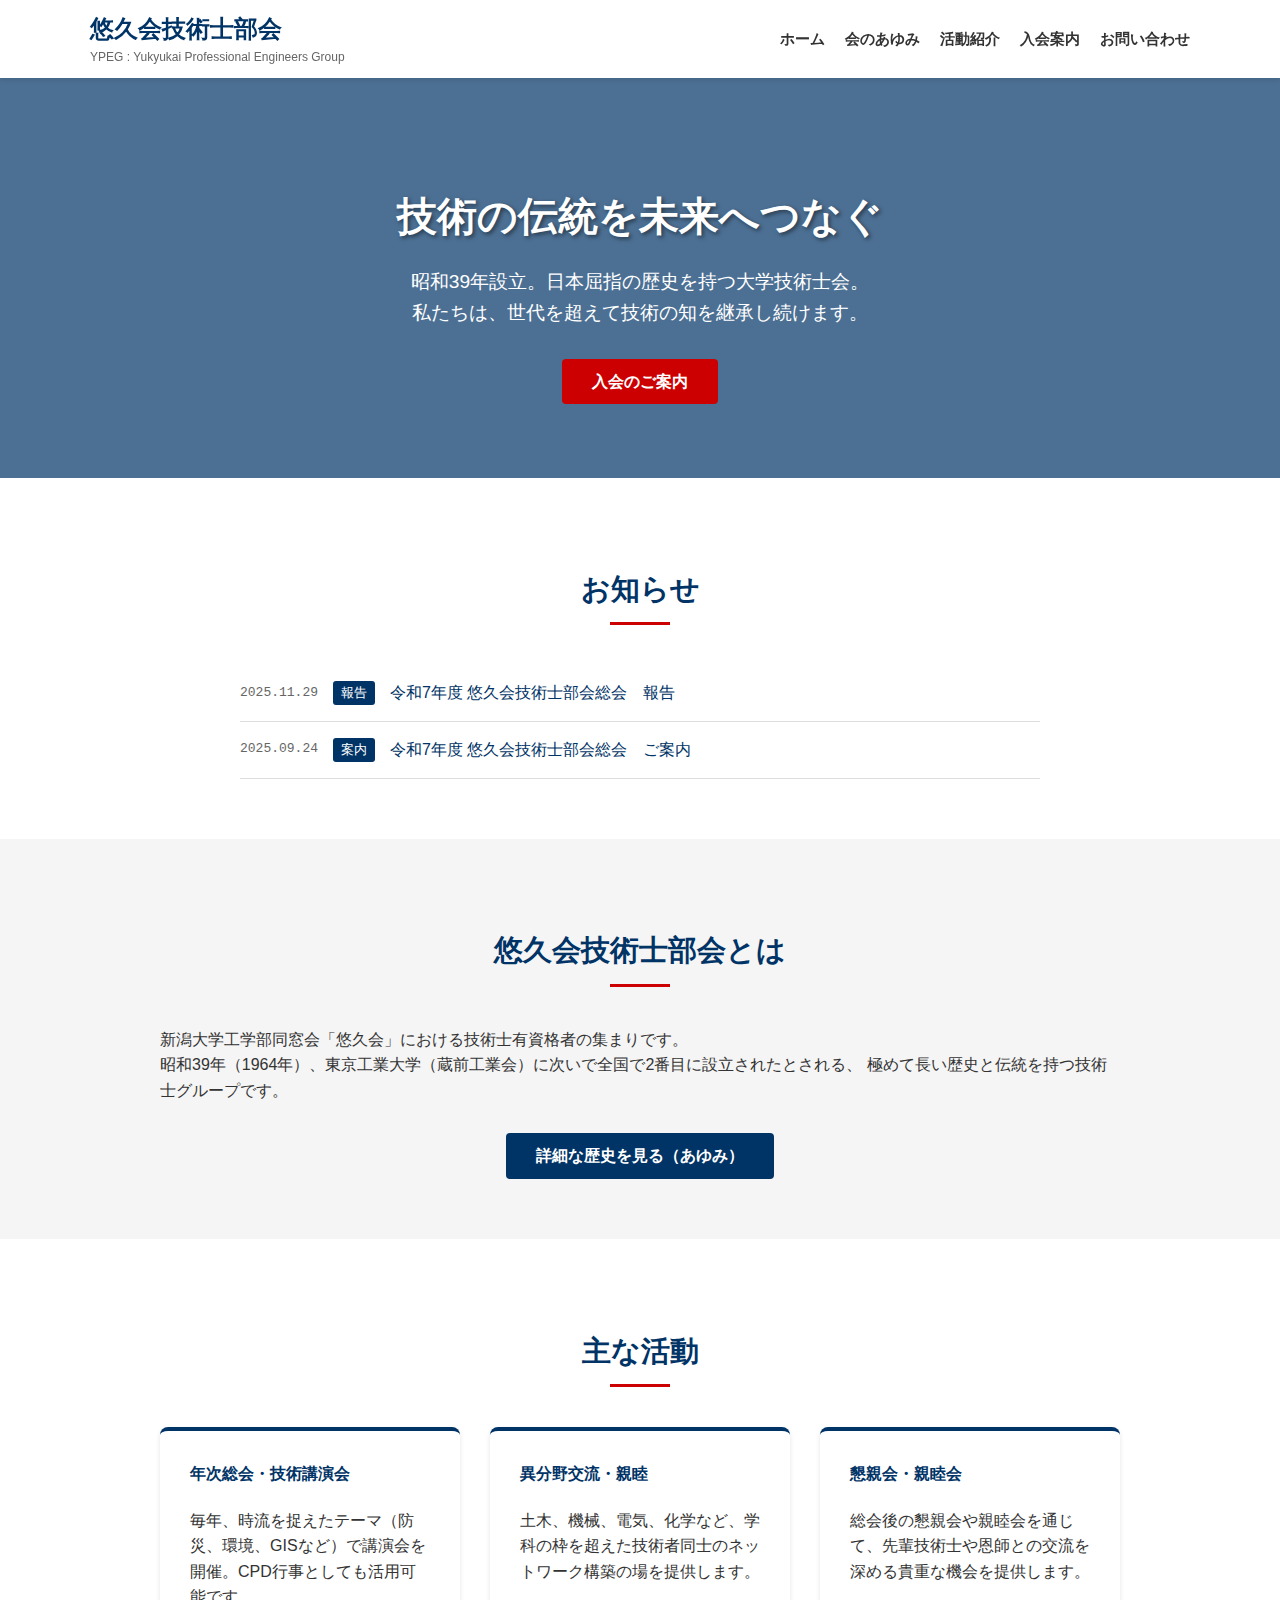
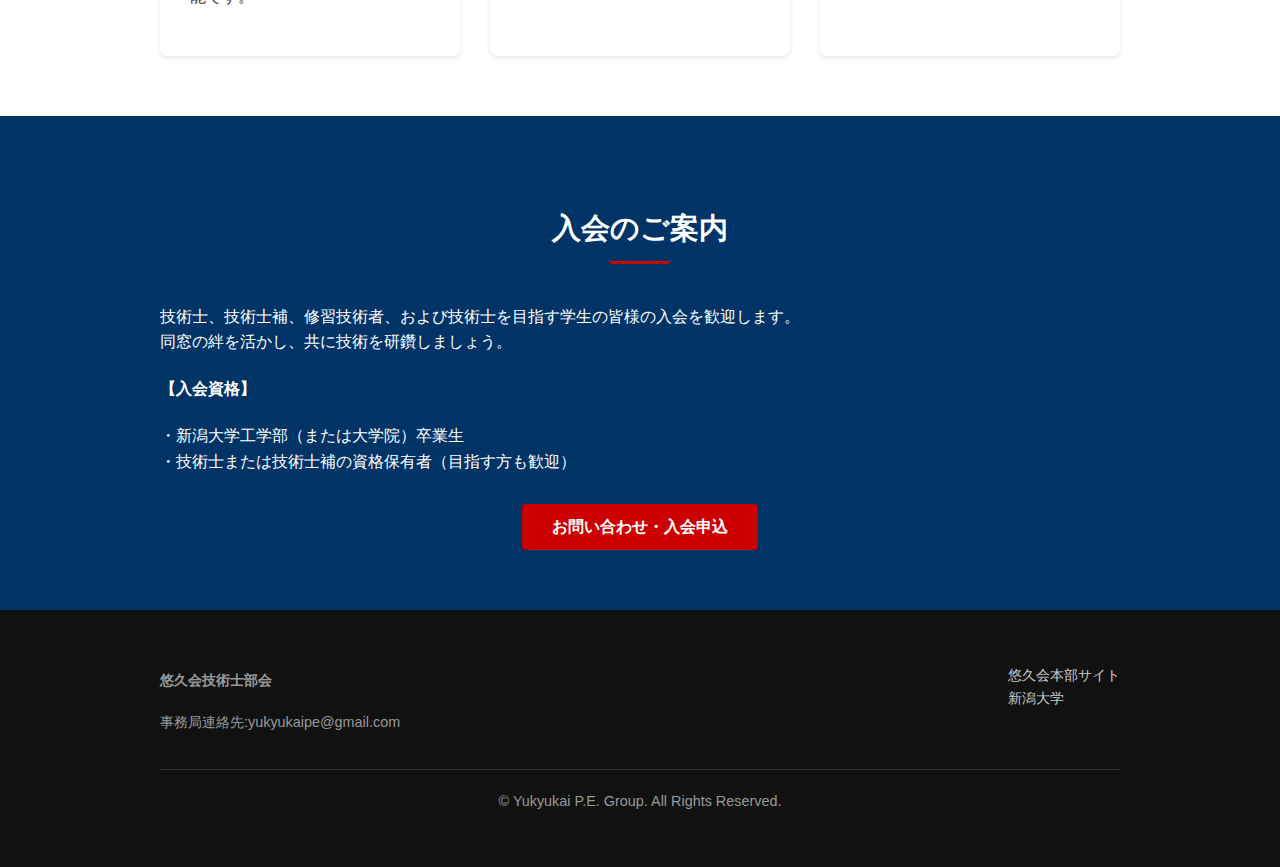
<file: index.html>
<!DOCTYPE html>
<html lang="ja">
<head>
    <meta charset="UTF-8">
    <meta name="viewport" content="width=device-width, initial-scale=1.0">
    <title>悠久会技術士部会 | 新潟大学工学部OB技術士ネットワーク</title>
    <link rel="stylesheet" href="style.css">
</head>
<body>

    <header>
        <div class="header-container">
            <div class="logo">
                <h1>悠久会技術士部会</h1>
                <p class="sub-logo">YPEG : Yukyukai Professional Engineers Group</p>
            </div>
            <nav>
                <ul>
                    <li><a href="index.html">ホーム</a></li>
                    <li><a href="history.html">会のあゆみ</a></li>
                    <li><a href="#activities">活動紹介</a></li>
                    <li><a href="#join">入会案内</a></li>
                    <li><a href="contact.html">お問い合わせ</a></li>
                </ul>
            </nav>
        </div>
    </header>

    <section class="hero">
        <div class="hero-content">
            <h2>技術の伝統を未来へつなぐ</h2>
            <p>昭和39年設立。日本屈指の歴史を持つ大学技術士会。<br>
            私たちは、世代を超えて技術の知を継承し続けます。</p>
            <a href="#join" class="btn btn-primary">入会のご案内</a>
        </div>
    </section>

<section class="section container">
        <h3 class="section-title">お知らせ</h3>
        <ul class="news-list">
            <li>
                <span class="date">2025.11.29</span>
                <span class="label">報告</span>
                <a href="2025/R7soukaireport.html">令和7年度 悠久会技術士部会総会　報告</a>
            </li>
            <li>
                <span class="date">2025.09.24</span>
                <span class="label">案内</span>
                <a href="2025/R7soukaiInvitation.html">令和7年度 悠久会技術士部会総会　ご案内</a>
            </li>
        </ul>
    </section>

    <section class="section bg-gray">
        <div class="container">
            <h3 class="section-title">悠久会技術士部会とは</h3>
            <p class="lead-text">
                新潟大学工学部同窓会「悠久会」における技術士有資格者の集まりです。<br>
                昭和39年（1964年）、東京工業大学（蔵前工業会）に次いで全国で2番目に設立されたとされる、
                極めて長い歴史と伝統を持つ技術士グループです。
            </p>
            <div class="center-btn">
                <a href="history.html" class="btn btn-secondary">詳細な歴史を見る（あゆみ）</a>
            </div>
        </div>
    </section>

    <section id="activities" class="section container">
        <h3 class="section-title">主な活動</h3>
        <div class="grid-3">
            <div class="card">
                <h4>年次総会・技術講演会</h4>
                <p>毎年、時流を捉えたテーマ（防災、環境、GISなど）で講演会を開催。CPD行事としても活用可能です。</p>
            </div>
            <div class="card">
                <h4>異分野交流・親睦</h4>
                <p>土木、機械、電気、化学など、学科の枠を超えた技術者同士のネットワーク構築の場を提供します。</p>
            </div>
            <div class="card">
                <h4>懇親会・親睦会</h4>
                <p>総会後の懇親会や親睦会を通じて、先輩技術士や恩師との交流を深める貴重な機会を提供します。</p>
            </div>
        </div>
    </section>

    <section id="join" class="section bg-navy text-white">
        <div class="container">
            <h3 class="section-title text-white">入会のご案内</h3>
            <p>技術士、技術士補、修習技術者、および技術士を目指す学生の皆様の入会を歓迎します。<br>
            同窓の絆を活かし、共に技術を研鑽しましょう。</p>
            <div class="requirements">
                <h4>【入会資格】</h4>
                <ul>
                    <li>・新潟大学工学部（または大学院）卒業生</li>
                    <li>・技術士または技術士補の資格保有者（目指す方も歓迎）</li>
                </ul>
            </div>
            <div class="center-btn">
                <a href="contact.html" class="btn btn-primary">お問い合わせ・入会申込</a>
            </div>
        </div>
    </section>

    <footer id="contact">
        <div class="container">
            <div class="footer-content">
                <div class="footer-info">
                    <h4>悠久会技術士部会</h4>
                    <p>事務局連絡先:yukyukaipe@gmail.com</p>
                </div>
                <div class="footer-links">
                    <ul>
                        <li><a href="https://www.eng.niigata-u.ac.jp/~yukyukai/" target="_blank">悠久会本部サイト</a></li>
                        <li><a href="https://www.niigata-u.ac.jp/" target="_blank">新潟大学</a></li>
                    </ul>
                </div>
            </div>
            <p class="copyright">&copy; Yukyukai P.E. Group. All Rights Reserved.</p>
        </div>
    </footer>

</body>

</html>
</file>
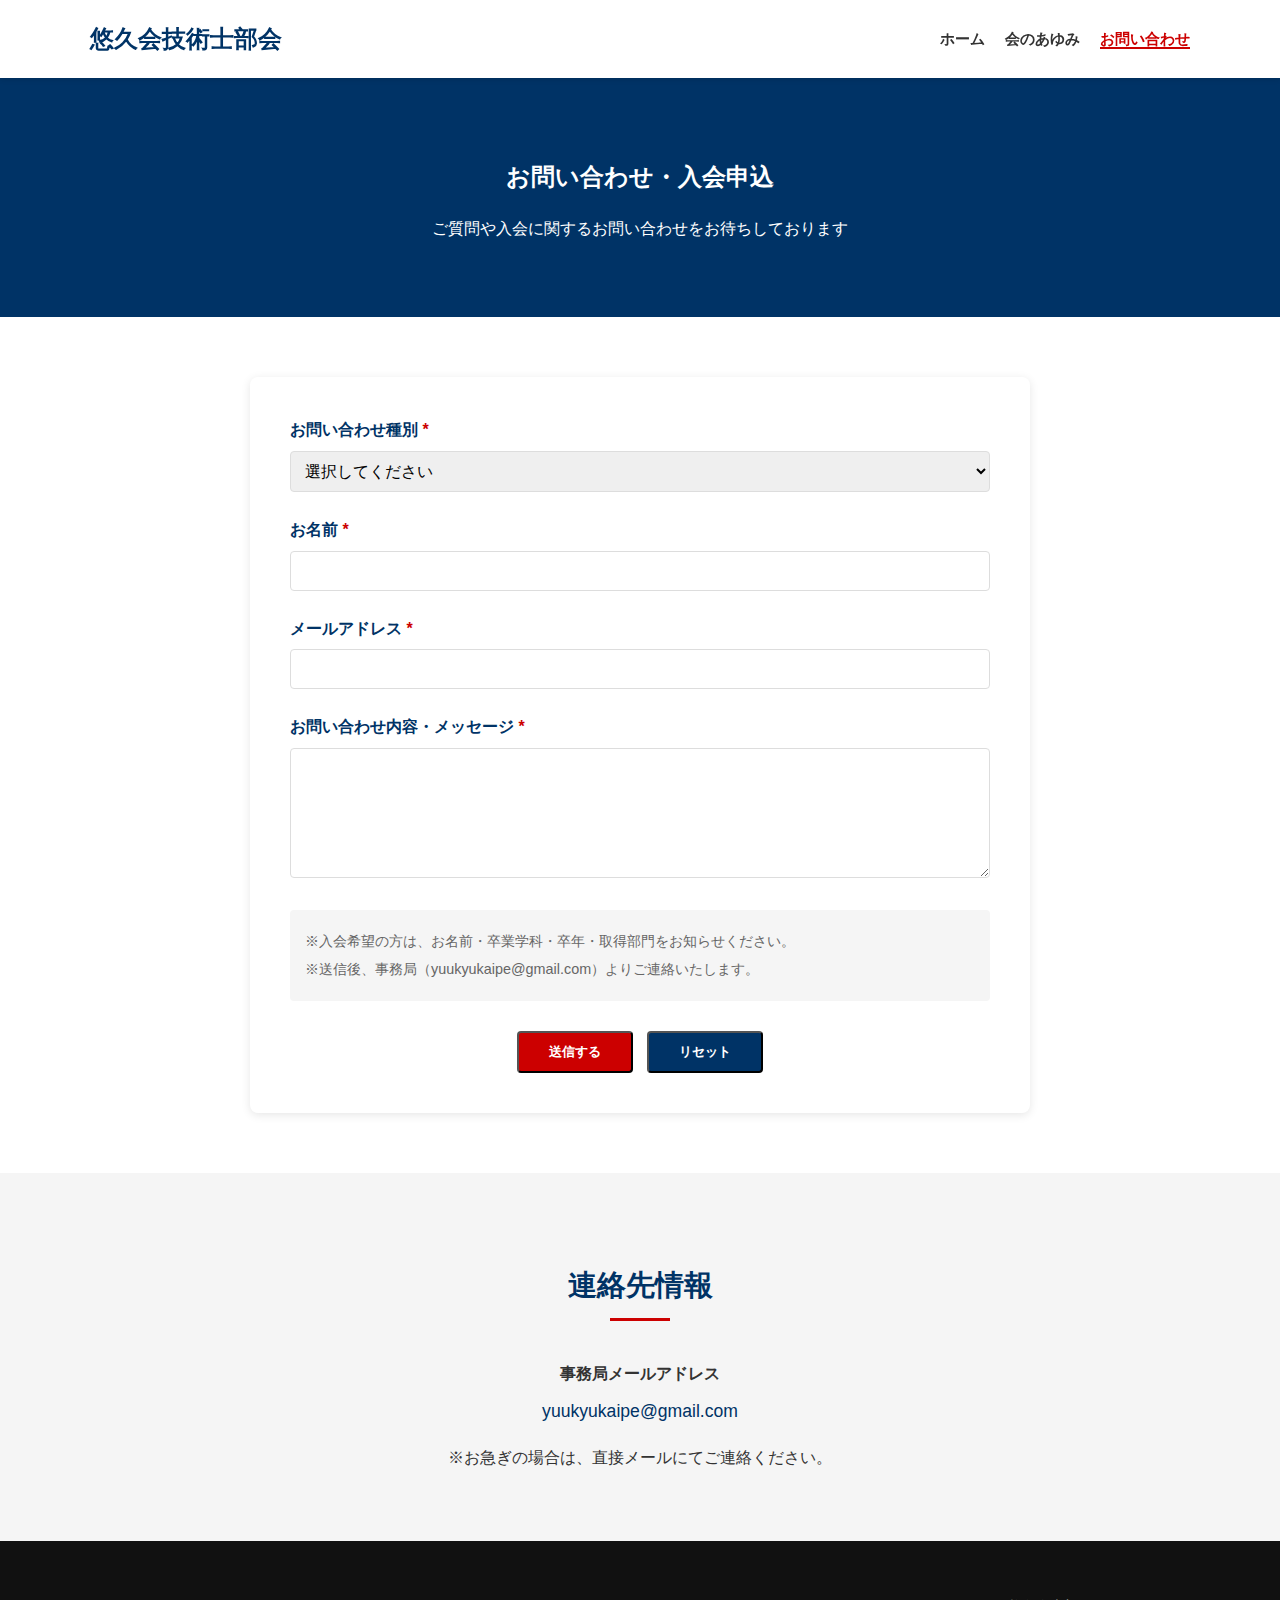
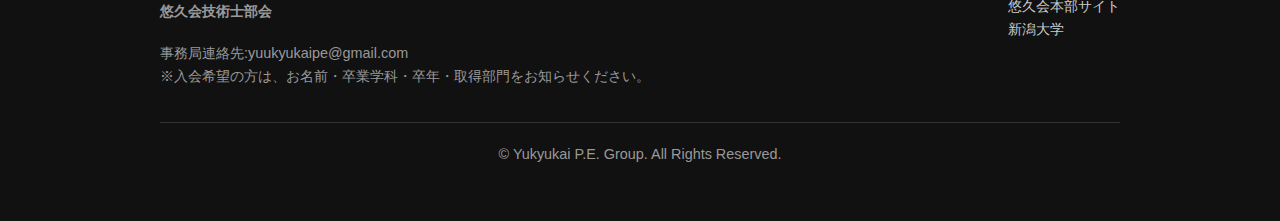
<file: contact.html>
<!DOCTYPE html>
<html lang="ja">
<head>
    <meta charset="UTF-8">
    <meta name="viewport" content="width=device-width, initial-scale=1.0">
    <title>お問い合わせ・入会申込 | 悠久会技術士部会</title>
    <link rel="stylesheet" href="style.css">
</head>
<body>

    <header>
        <div class="header-container">
            <div class="logo">
                <h1><a href="index.html">悠久会技術士部会</a></h1>
            </div>
            <nav>
                <ul>
                    <li><a href="index.html">ホーム</a></li>
                    <li><a href="history.html">会のあゆみ</a></li>
                    <li><a href="contact.html" class="active">お問い合わせ</a></li>
                </ul>
            </nav>
        </div>
    </header>

    <div class="page-header">
        <h2>お問い合わせ・入会申込</h2>
        <p>ご質問や入会に関するお問い合わせをお待ちしております</p>
    </div>

    <section class="section container">
        <div class="contact-form-container">
            <form id="contactForm" action="mailto:yuukyukaipe@gmail.com" method="post" enctype="text/plain">
                <div class="form-group">
                    <label for="inquiryType">お問い合わせ種別 <span class="required">*</span></label>
                    <select id="inquiryType" name="inquiryType" required>
                        <option value="">選択してください</option>
                        <option value="inquiry">一般のお問い合わせ</option>
                        <option value="join">入会申込</option>
                    </select>
                </div>

                <div class="form-group">
                    <label for="name">お名前 <span class="required">*</span></label>
                    <input type="text" id="name" name="name" required>
                </div>

                <div class="form-group">
                    <label for="email">メールアドレス <span class="required">*</span></label>
                    <input type="email" id="email" name="email" required>
                </div>

                <div class="form-group" id="graduationDeptGroup" style="display: none;">
                    <label for="graduationDept">卒業学科 <span class="required">*</span></label>
                    <input type="text" id="graduationDept" name="graduationDept" placeholder="例：土木工学科">
                </div>

                <div class="form-group" id="graduationYearGroup" style="display: none;">
                    <label for="graduationYear">卒年 <span class="required">*</span></label>
                    <input type="text" id="graduationYear" name="graduationYear" placeholder="例：平成15年">
                </div>

                <div class="form-group" id="departmentGroup" style="display: none;">
                    <label for="department">取得部門（技術士の場合）</label>
                    <input type="text" id="department" name="department" placeholder="例：建設部門">
                </div>

                <div class="form-group">
                    <label for="message">お問い合わせ内容・メッセージ <span class="required">*</span></label>
                    <textarea id="message" name="message" rows="6" required></textarea>
                </div>

                <div class="form-note">
                    <p>※入会希望の方は、お名前・卒業学科・卒年・取得部門をお知らせください。</p>
                    <p>※送信後、事務局（yuukyukaipe@gmail.com）よりご連絡いたします。</p>
                </div>

                <div class="center-btn">
                    <button type="submit" class="btn btn-primary">送信する</button>
                    <button type="reset" class="btn btn-secondary" style="margin-left: 10px;">リセット</button>
                </div>
            </form>
        </div>
    </section>

    <section class="section bg-gray">
        <div class="container">
            <h3 class="section-title">連絡先情報</h3>
            <div class="contact-info">
                <p><strong>事務局メールアドレス</strong></p>
                <p><a href="mailto:yuukyukaipe@gmail.com">yuukyukaipe@gmail.com</a></p>
                <p style="margin-top: 20px;">※お急ぎの場合は、直接メールにてご連絡ください。</p>
            </div>
        </div>
    </section>

    <footer>
        <div class="container">
            <div class="footer-content">
                <div class="footer-info">
                    <h4>悠久会技術士部会</h4>
                    <p>事務局連絡先:yuukyukaipe@gmail.com<br>
                    ※入会希望の方は、お名前・卒業学科・卒年・取得部門をお知らせください。</p>
                </div>
                <div class="footer-links">
                    <ul>
                        <li><a href="https://www.eng.niigata-u.ac.jp/~yukyukai/" target="_blank">悠久会本部サイト</a></li>
                        <li><a href="https://www.niigata-u.ac.jp/" target="_blank">新潟大学</a></li>
                    </ul>
                </div>
            </div>
            <p class="copyright">&copy; Yukyukai P.E. Group. All Rights Reserved.</p>
        </div>
    </footer>

    <script>
        // お問い合わせ種別に応じて表示項目を切り替え
        document.getElementById('inquiryType').addEventListener('change', function() {
            const isJoin = this.value === 'join';
            const graduationDeptGroup = document.getElementById('graduationDeptGroup');
            const graduationYearGroup = document.getElementById('graduationYearGroup');
            const departmentGroup = document.getElementById('departmentGroup');
            
            if (isJoin) {
                graduationDeptGroup.style.display = 'block';
                graduationYearGroup.style.display = 'block';
                departmentGroup.style.display = 'block';
                document.getElementById('graduationDept').required = true;
                document.getElementById('graduationYear').required = true;
            } else {
                graduationDeptGroup.style.display = 'none';
                graduationYearGroup.style.display = 'none';
                departmentGroup.style.display = 'none';
                document.getElementById('graduationDept').required = false;
                document.getElementById('graduationYear').required = false;
            }
        });

        // フォーム送信時の処理
        document.getElementById('contactForm').addEventListener('submit', function(e) {
            const inquiryType = document.getElementById('inquiryType').value;
            if (inquiryType === 'join') {
                const graduationDept = document.getElementById('graduationDept').value;
                const graduationYear = document.getElementById('graduationYear').value;
                if (!graduationDept || !graduationYear) {
                    e.preventDefault();
                    alert('入会申込の場合は、卒業学科と卒年を入力してください。');
                    return false;
                }
            }
        });
    </script>

</body>
</html>
</file>
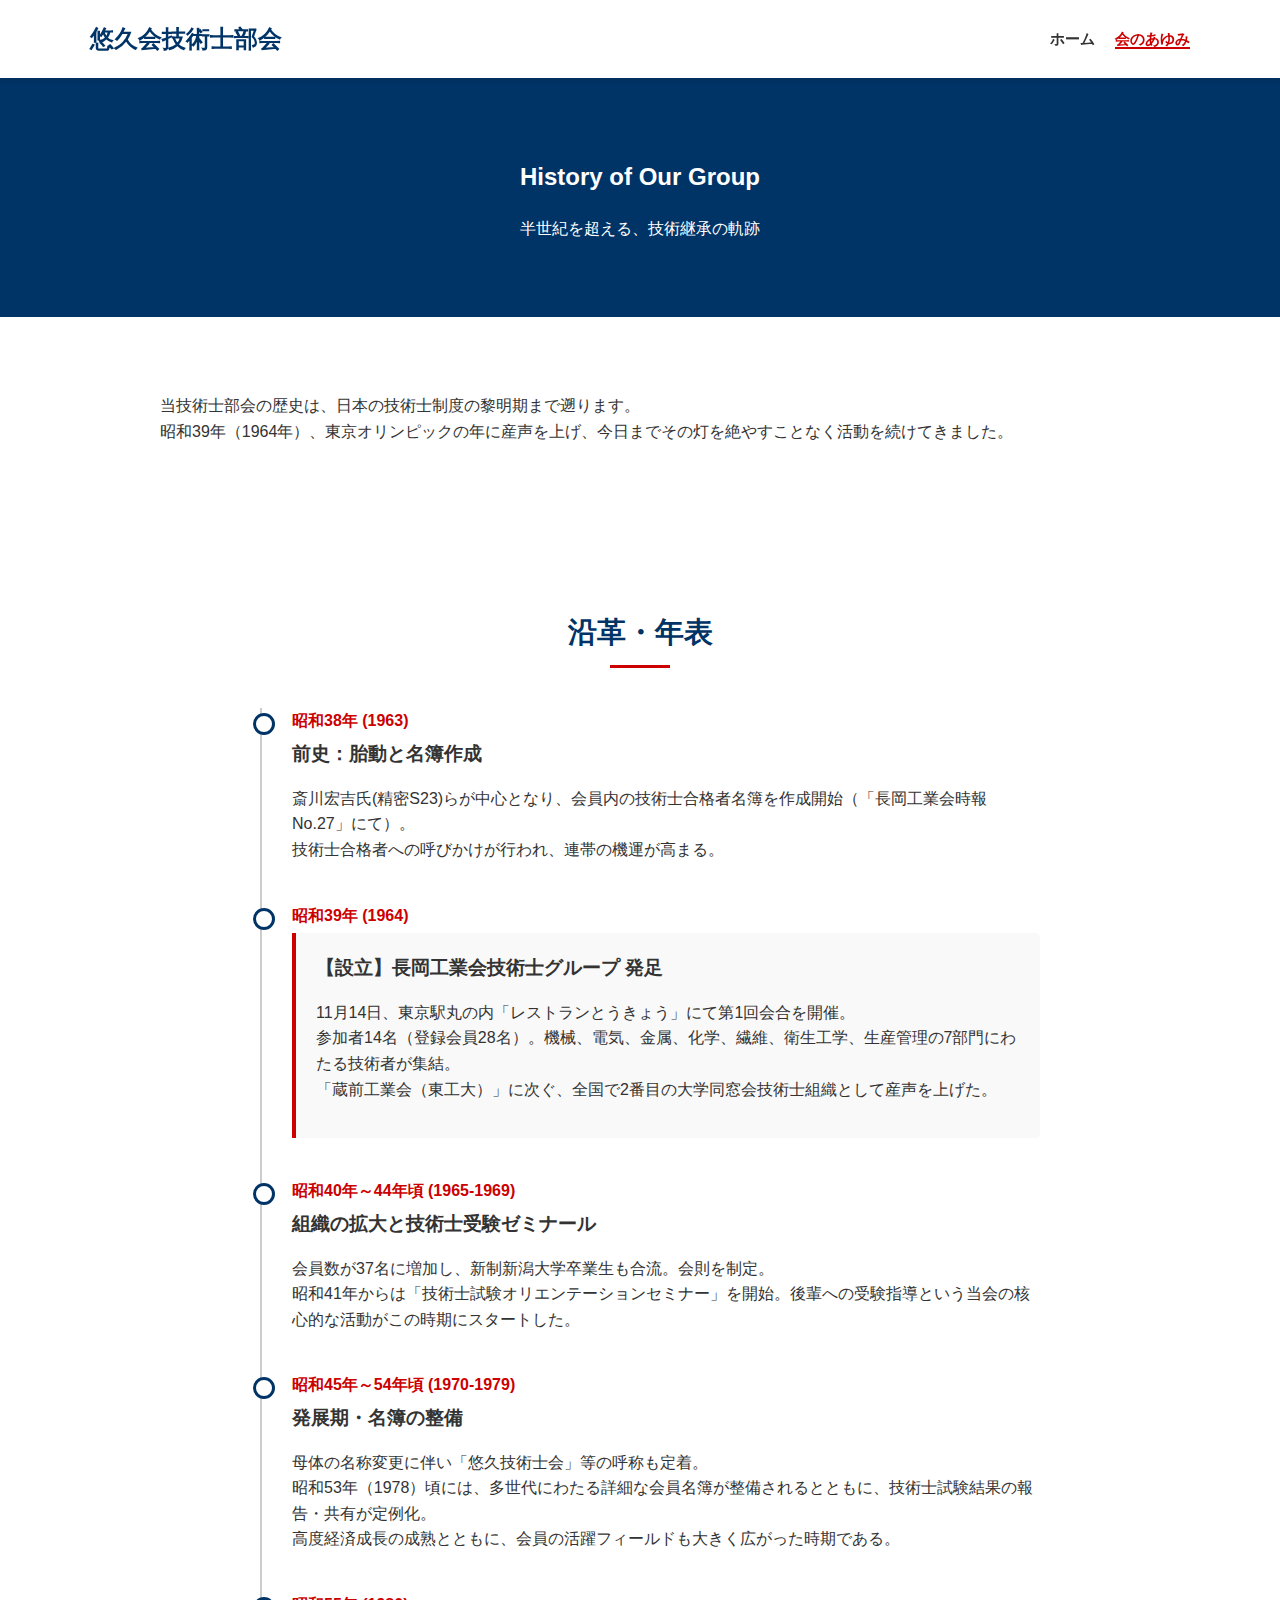
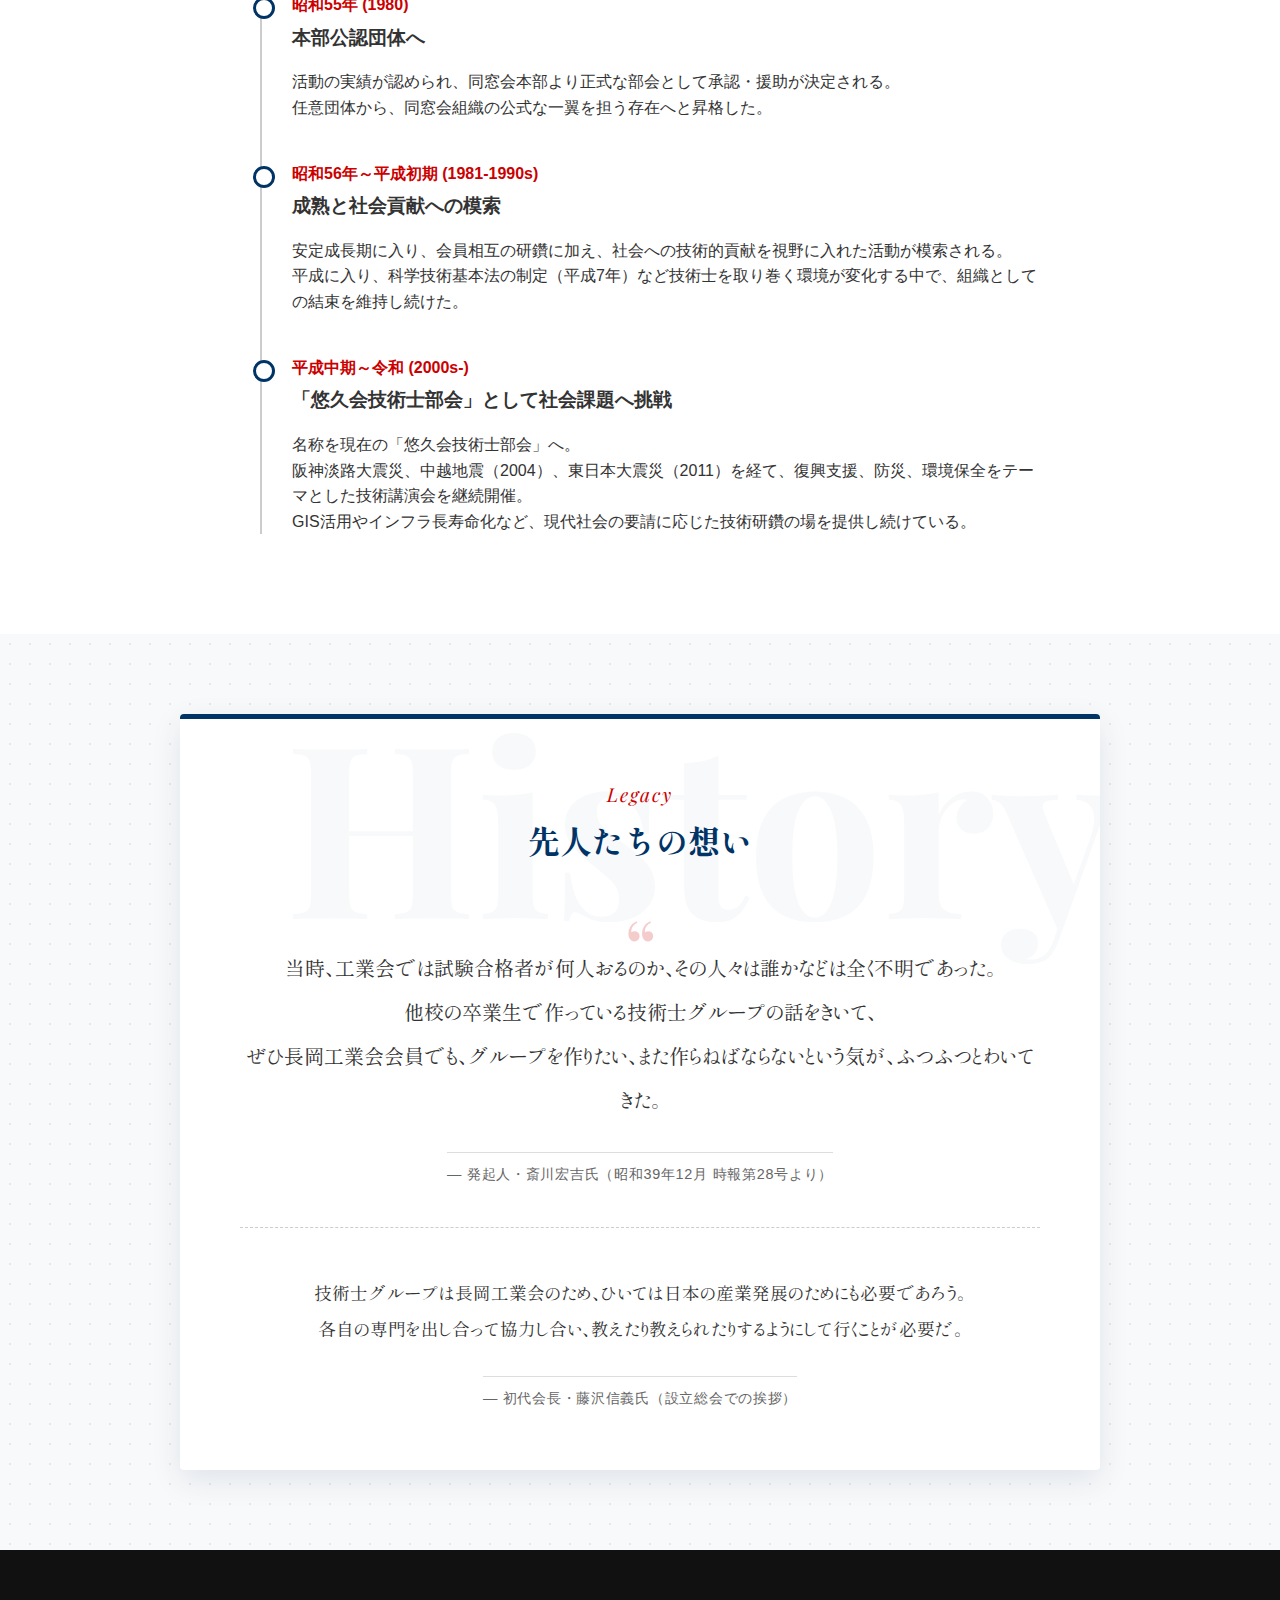
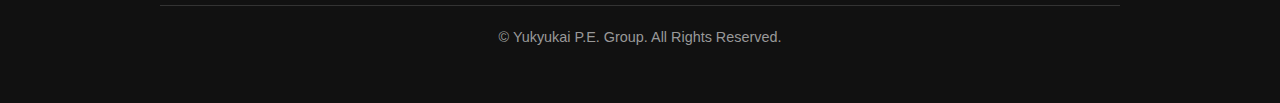
<file: history.html>
<!DOCTYPE html>
<html lang="ja">

<head>
    <meta charset="UTF-8">
    <meta name="viewport" content="width=device-width, initial-scale=1.0">
    <title>会のあゆみ | 悠久会技術士部会</title>
    <link rel="stylesheet" href="style.css">
</head>

<body>

    <header>
        <div class="header-container">
            <div class="logo">
                <h1><a href="index.html">悠久会技術士部会</a></h1>
            </div>
            <nav>
                <ul>
                    <li><a href="index.html">ホーム</a></li>
                    <li><a href="history.html" class="active">会のあゆみ</a></li>
                </ul>
            </nav>
        </div>
    </header>

    <div class="page-header">
        <h2>History of Our Group</h2>
        <p>半世紀を超える、技術継承の軌跡</p>
    </div>

    <section class="section container history-intro">
        <p>
            当技術士部会の歴史は、日本の技術士制度の黎明期まで遡ります。<br>
            昭和39年（1964年）、東京オリンピックの年に産声を上げ、今日までその灯を絶やすことなく活動を続けてきました。
        </p>
    </section>

    <section class="section container timeline-section">
        <h3 class="section-title">沿革・年表</h3>

        <div class="timeline">
            <!-- 黎明期 -->
            <div class="timeline-item">
                <div class="timeline-year">昭和38年 (1963)</div>
                <div class="timeline-content">
                    <h4>前史：胎動と名簿作成</h4>
                    <p>斎川宏吉氏(精密S23)らが中心となり、会員内の技術士合格者名簿を作成開始（「長岡工業会時報 No.27」にて）。<br>
                        技術士合格者への呼びかけが行われ、連帯の機運が高まる。</p>
                </div>
            </div>

            <!-- 設立 -->
            <div class="timeline-item highlight">
                <div class="timeline-year">昭和39年 (1964)</div>
                <div class="timeline-content">
                    <h4>【設立】長岡工業会技術士グループ 発足</h4>
                    <p>11月14日、東京駅丸の内「レストランとうきょう」にて第1回会合を開催。<br>
                        参加者14名（登録会員28名）。機械、電気、金属、化学、繊維、衛生工学、生産管理の7部門にわたる技術者が集結。<br>
                        「蔵前工業会（東工大）」に次ぐ、全国で2番目の大学同窓会技術士組織として産声を上げた。</p>
                </div>
            </div>

            <!-- 基盤確立期 -->
            <div class="timeline-item">
                <div class="timeline-year">昭和40年～44年頃 (1965-1969)</div>
                <div class="timeline-content">
                    <h4>組織の拡大と技術士受験ゼミナール</h4>
                    <p>会員数が37名に増加し、新制新潟大学卒業生も合流。会則を制定。<br>
                        昭和41年からは「技術士試験オリエンテーションセミナー」を開始。後輩への受験指導という当会の核心的な活動がこの時期にスタートした。</p>
                </div>
            </div>

            <!-- 発展期 (空白期間の補充) -->
            <div class="timeline-item">
                <div class="timeline-year">昭和45年～54年頃 (1970-1979)</div>
                <div class="timeline-content">
                    <h4>発展期・名簿の整備</h4>
                    <p>母体の名称変更に伴い「悠久技術士会」等の呼称も定着。<br>
                        昭和53年（1978）頃には、多世代にわたる詳細な会員名簿が整備されるとともに、技術士試験結果の報告・共有が定例化。<br>
                        高度経済成長の成熟とともに、会員の活躍フィールドも大きく広がった時期である。</p>
                </div>
            </div>

            <!-- 公認団体化 -->
            <div class="timeline-item">
                <div class="timeline-year">昭和55年 (1980)</div>
                <div class="timeline-content">
                    <h4>本部公認団体へ</h4>
                    <p>活動の実績が認められ、同窓会本部より正式な部会として承認・援助が決定される。<br>
                        任意団体から、同窓会組織の公式な一翼を担う存在へと昇格した。</p>
                </div>
            </div>

            <!-- 成熟期 (昭和〜平成移行期) -->
            <div class="timeline-item">
                <div class="timeline-year">昭和56年～平成初期 (1981-1990s)</div>
                <div class="timeline-content">
                    <h4>成熟と社会貢献への模索</h4>
                    <p>安定成長期に入り、会員相互の研鑽に加え、社会への技術的貢献を視野に入れた活動が模索される。<br>
                        平成に入り、科学技術基本法の制定（平成7年）など技術士を取り巻く環境が変化する中で、組織としての結束を維持し続けた。</p>
                </div>
            </div>

            <!-- 現代 -->
            <div class="timeline-item">
                <div class="timeline-year">平成中期～令和 (2000s-)</div>
                <div class="timeline-content">
                    <h4>「悠久会技術士部会」として社会課題へ挑戦</h4>
                    <p>名称を現在の「悠久会技術士部会」へ。<br>
                        阪神淡路大震災、中越地震（2004）、東日本大震災（2011）を経て、復興支援、防災、環境保全をテーマとした技術講演会を継続開催。<br>
                        GIS活用やインフラ長寿命化など、現代社会の要請に応じた技術研鑽の場を提供し続けている。</p>
                </div>
            </div>
        </div>
    </section>

    <section class="section bg-light-pattern">
        <div class="container">
            <div class="legacy-card">
                <div class="legacy-header">
                    <span class="en-title">Legacy</span>
                    <h3 class="jp-title">先人たちの想い</h3>
                </div>
                <div class="legacy-body">
                    <div class="quote-mark">“</div>
                    <p class="quote-text">
                        当時、工業会では試験合格者が何人おるのか、その人々は誰かなどは全く不明であった。<br class="pc-only">
                        他校の卒業生で作っている技術士グループの話をきいて、<br class="pc-only">
                        ぜひ長岡工業会会員でも、グループを作りたい、また作らねばならないという気が、ふつふつとわいてきた。
                    </p>
                    <cite>― 発起人・斎川宏吉氏（昭和39年12月 時報第28号より）</cite>

                    <div class="legacy-sub-quote"
                        style="margin-top: 40px; border-top: 1px dashed #ccc; padding-top: 30px;">
                        <p class="quote-text" style="font-size: 1.1rem; line-height: 2;">
                            技術士グループは長岡工業会のため、ひいては日本の産業発展のためにも必要であろう。<br>
                            各自の専門を出し合って協力し合い、教えたり教えられたりするようにして行くことが必要だ。
                        </p>
                        <cite>― 初代会長・藤沢信義氏（設立総会での挨拶）</cite>
                    </div>
                </div>
            </div>
        </div>
    </section>

    <footer>
        <div class="container">
            <p class="copyright">&copy; Yukyukai P.E. Group. All Rights Reserved.</p>
        </div>
    </footer>

</body>

</html>
</file>
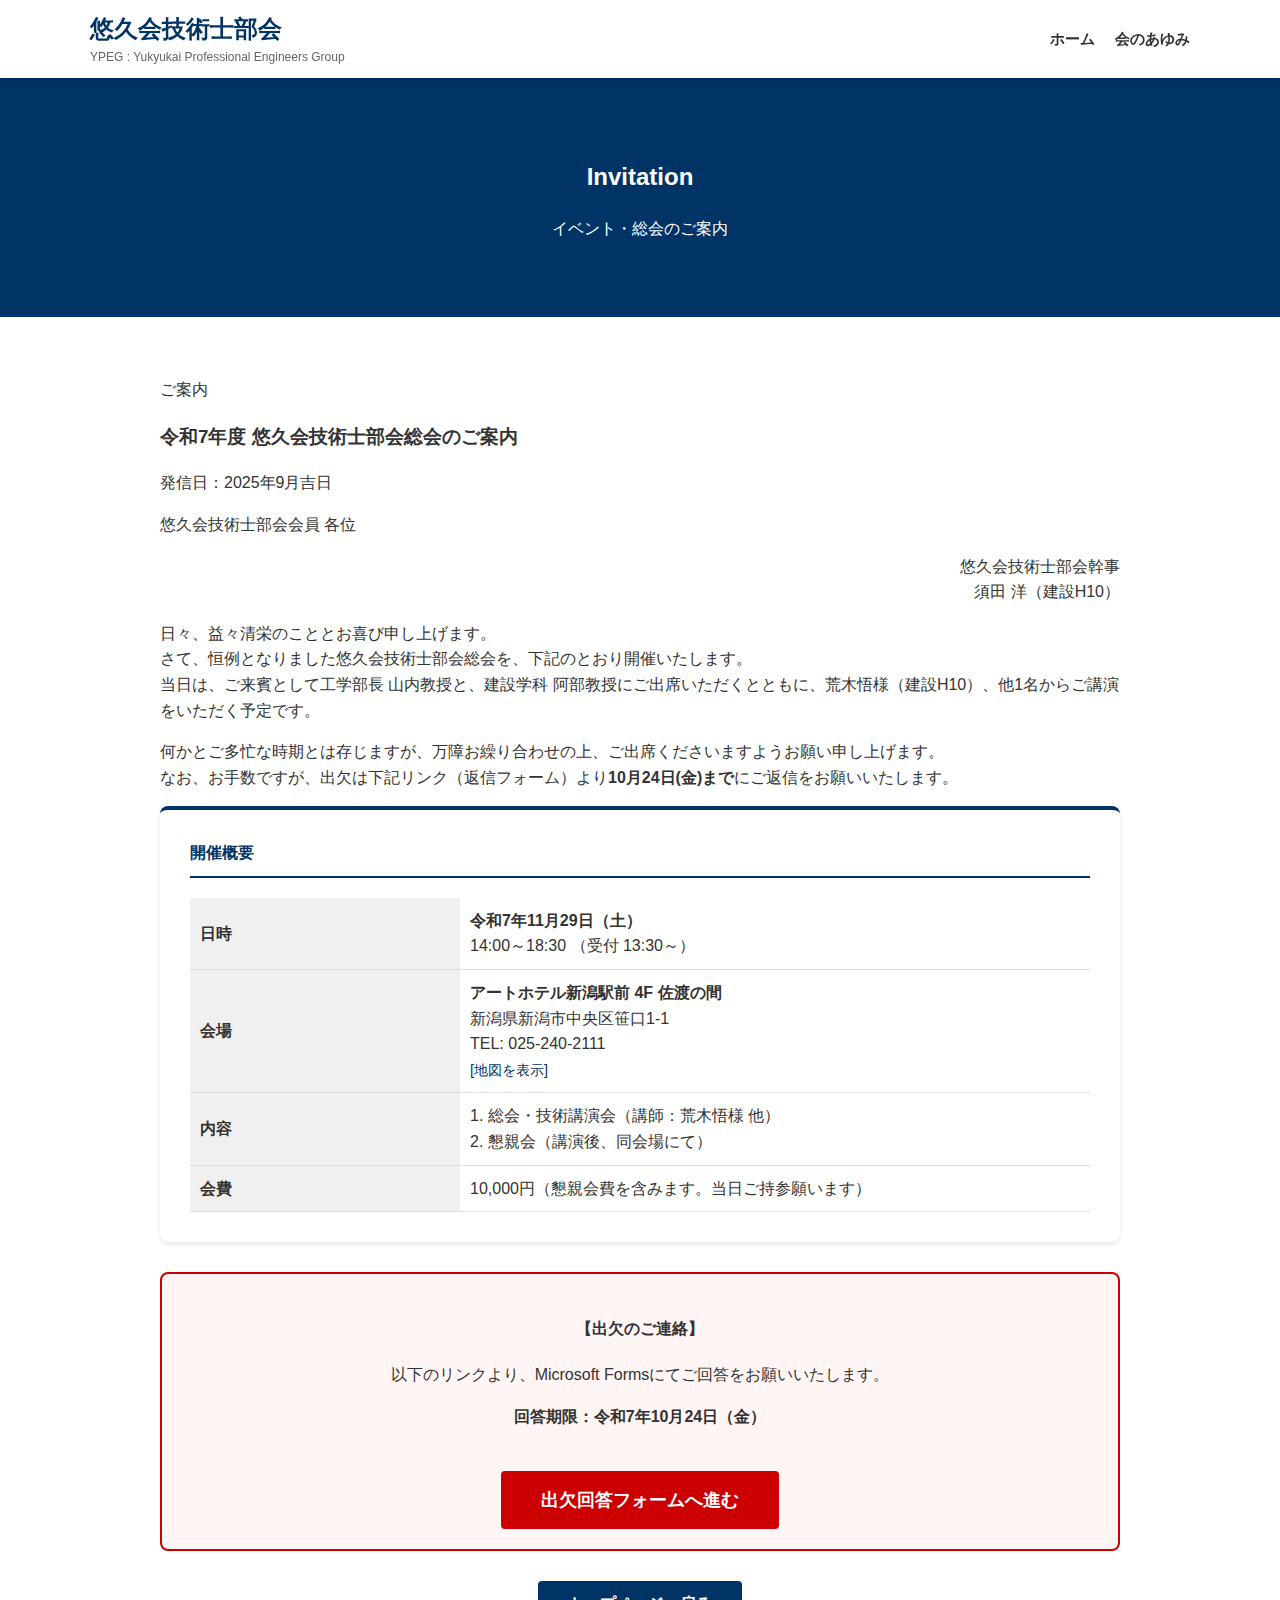
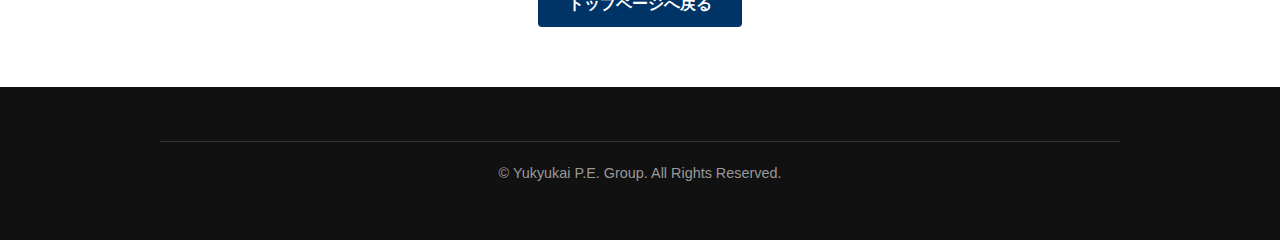
<file: R7soukaiInvitation.html>
<!DOCTYPE html>
<html lang="ja">
<head>
    <meta charset="UTF-8">
    <meta name="viewport" content="width=device-width, initial-scale=1.0">
    <title>令和7年度総会のご案内 | 悠久会技術士部会</title>
    <link rel="stylesheet" href="style.css">
    <style>
        /* このページ専用のスタイル調整 */
        .event-details th { width: 30%; background: #f0f0f0; padding: 10px; text-align: left; border-bottom: 1px solid #ddd; }
        .event-details td { padding: 10px; border-bottom: 1px solid #ddd; }
        .alert-box { border: 2px solid #cc0000; padding: 20px; text-align: center; margin: 30px 0; background: #fff5f5; border-radius: 8px; }
    </style>
</head>
<body>

    <header>
        <div class="header-container">
            <div class="logo">
                <h1><a href="index.html">悠久会技術士部会</a></h1>
                <p class="sub-logo">YPEG : Yukyukai Professional Engineers Group</p>
            </div>
            <nav>
                <ul>
                    <li><a href="index.html">ホーム</a></li>
                    <li><a href="history.html">会のあゆみ</a></li>
                </ul>
            </nav>
        </div>
    </header>

    <div class="page-header">
        <h2>Invitation</h2>
        <p>イベント・総会のご案内</p>
    </div>

    <section class="section container">
        <div class="report-header">
            <span class="label">ご案内</span>
            <h3 class="report-title">令和7年度 悠久会技術士部会総会のご案内</h3>
            <p class="report-meta">発信日：2025年9月吉日</p>
        </div>

        <div class="report-content">
            <p>悠久会技術士部会会員 各位</p>
            <p style="text-align: right;">
                悠久会技術士部会幹事<br>
                須田 洋（建設H10）
            </p>
            <p>
                日々、益々清栄のこととお喜び申し上げます。<br>
                さて、恒例となりました悠久会技術士部会総会を、下記のとおり開催いたします。<br>
                当日は、ご来賓として工学部長 山内教授と、建設学科 阿部教授にご出席いただくとともに、荒木悟様（建設H10）、他1名からご講演をいただく予定です。
            </p>
            <p>
                何かとご多忙な時期とは存じますが、万障お繰り合わせの上、ご出席くださいますようお願い申し上げます。<br>
                なお、お手数ですが、出欠は下記リンク（返信フォーム）より<strong>10月24日(金)まで</strong>にご返信をお願いいたします。
            </p>

            <div class="card">
                <h4 style="border-bottom: 2px solid #003366; padding-bottom: 10px; margin-bottom: 20px;">開催概要</h4>
                <table class="event-details" style="width: 100%; border-collapse: collapse;">
                    <tr>
                        <th>日時</th>
                        <td><strong>令和7年11月29日（土）</strong><br>14:00～18:30 （受付 13:30～）</td>
                    </tr>
                    <tr>
                        <th>会場</th>
                        <td>
                            <strong>アートホテル新潟駅前 4F 佐渡の間</strong><br>
                            新潟県新潟市中央区笹口1-1<br>
                            TEL: 025-240-2111<br>
                            <a href="https://maps.app.goo.gl/YourMapLinkHere" target="_blank" style="font-size: 0.9em;">[地図を表示]</a>
                        </td>
                    </tr>
                    <tr>
                        <th>内容</th>
                        <td>
                            1. 総会・技術講演会（講師：荒木悟様 他）<br>
                            2. 懇親会（講演後、同会場にて）
                        </td>
                    </tr>
                    <tr>
                        <th>会費</th>
                        <td>10,000円（懇親会費を含みます。当日ご持参願います）</td>
                    </tr>
                </table>
            </div>

            <div class="alert-box">
                <h4>【出欠のご連絡】</h4>
                <p>以下のリンクより、Microsoft Formsにてご回答をお願いいたします。</p>
                <p><strong>回答期限：令和7年10月24日（金）</strong></p>
                <br>
                <a href="https://forms.office.com/r/GmyCTF2ALA" target="_blank" class="btn btn-primary" style="padding: 15px 40px; font-size: 1.1rem;">出欠回答フォームへ進む</a>
            </div>

        </div>
        
        <div class="center-btn">
            <a href="index.html" class="btn btn-secondary">トップページへ戻る</a>
        </div>

    </section>

    <footer>
        <div class="container">
            <p class="copyright">&copy; Yukyukai P.E. Group. All Rights Reserved.</p>
        </div>
    </footer>

</body>
</html>
</file>
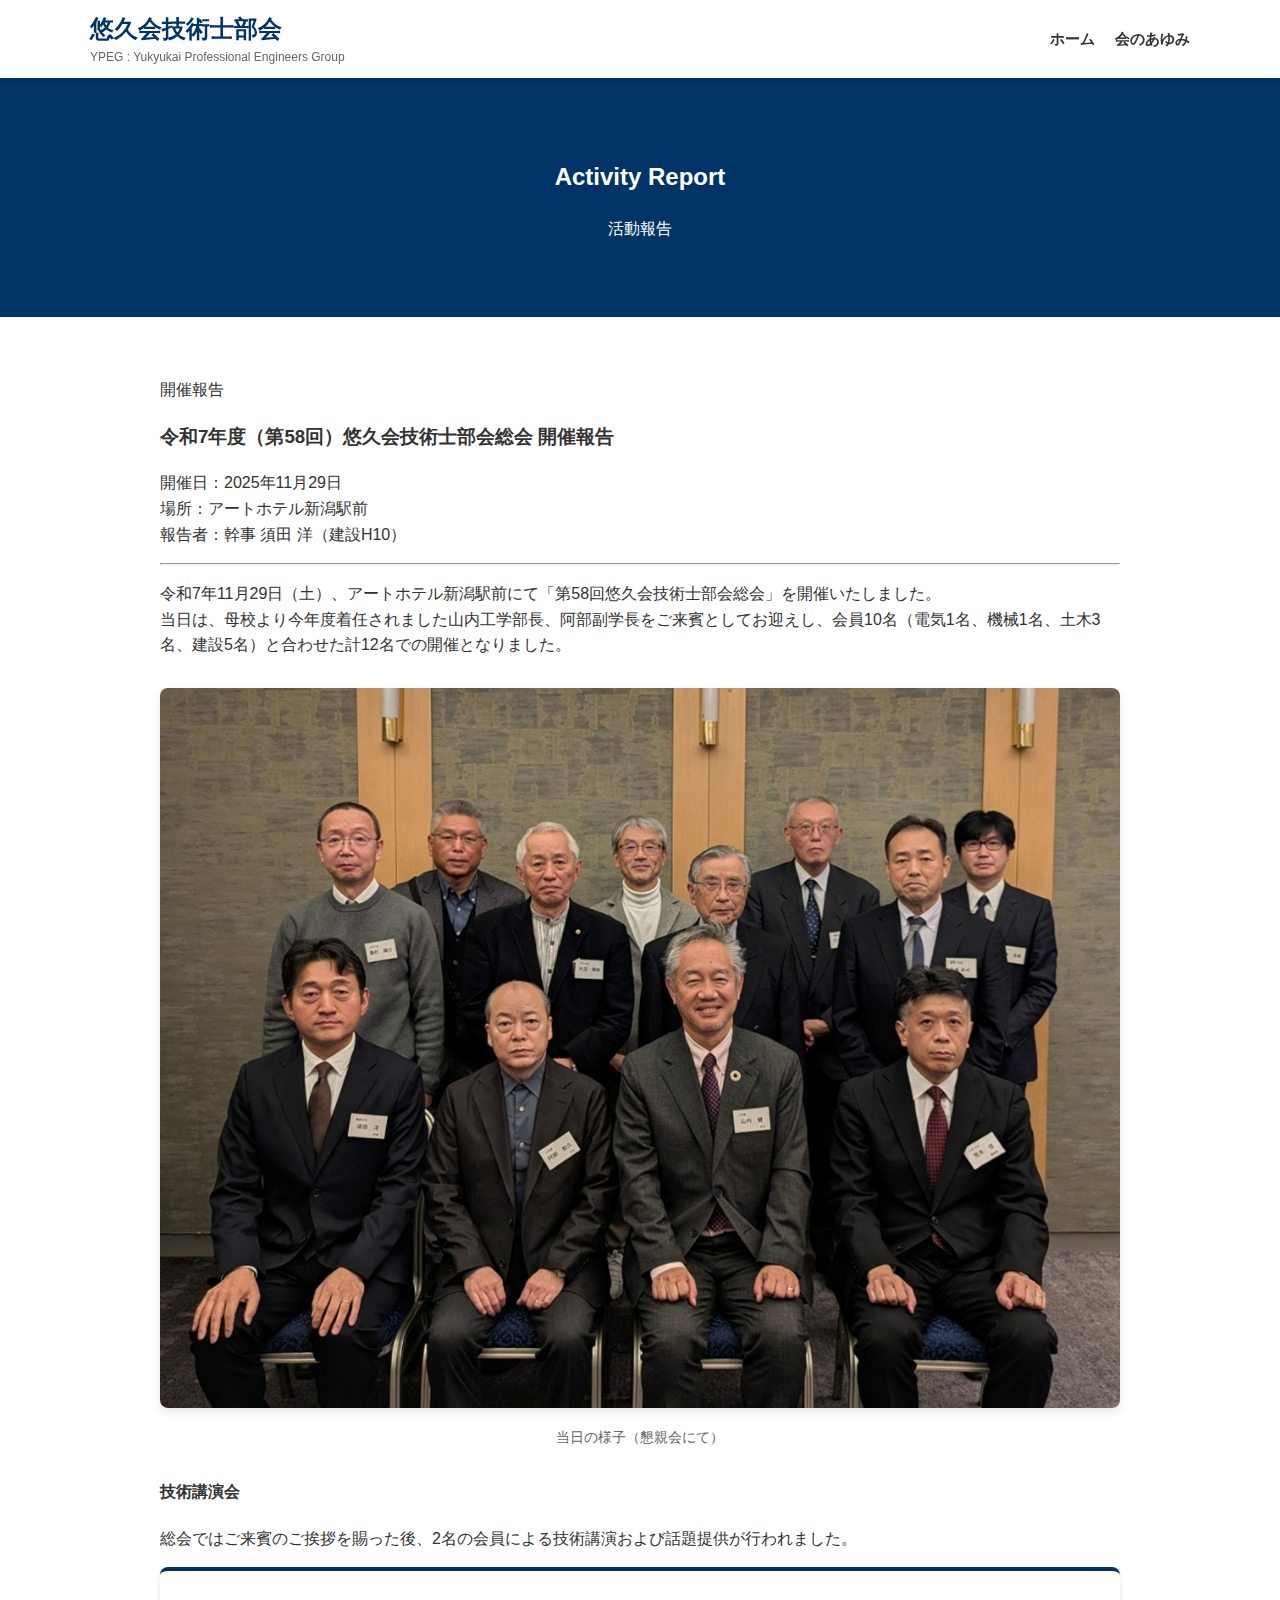
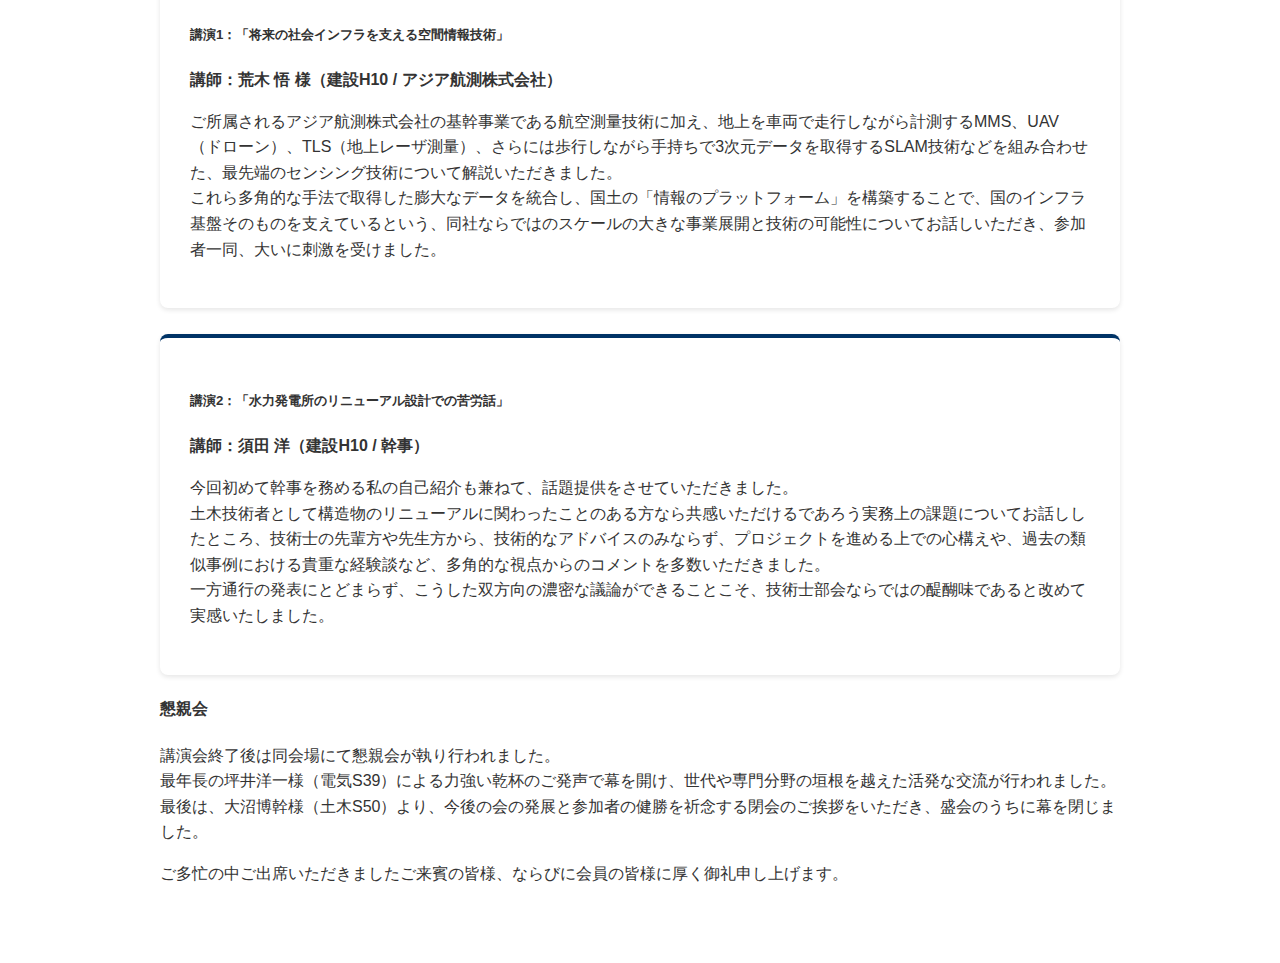
<file: R7soukaireport.html>
<!DOCTYPE html>
<html lang="ja">
<head>
    <meta charset="UTF-8">
    <meta name="viewport" content="width=device-width, initial-scale=1.0">
    <title>令和7年度総会 開催報告 | 悠久会技術士部会</title>
    <link rel="stylesheet" href="style.css">
</head>
<body>

    <header>
        <div class="header-container">
            <div class="logo">
                <h1><a href="index.html">悠久会技術士部会</a></h1>
                <p class="sub-logo">YPEG : Yukyukai Professional Engineers Group</p>
            </div>
            <nav>
                <ul>
                    <li><a href="index.html">ホーム</a></li>
                    <li><a href="history.html">会のあゆみ</a></li>
                </ul>
            </nav>
        </div>
    </header>

    <div class="page-header">
        <h2>Activity Report</h2>
        <p>活動報告</p>
    </div>

    <article class="section container">
        <div class="report-header">
            <span class="label">開催報告</span>
            <h3 class="report-title">令和7年度（第58回）悠久会技術士部会総会 開催報告</h3>
            <p class="report-meta">
                開催日：2025年11月29日<br>
                場所：アートホテル新潟駅前<br>
                報告者：幹事 須田 洋（建設H10）
            </p>
        </div>

        <hr>

        <div class="report-content">
            <p>
                令和7年11月29日（土）、アートホテル新潟駅前にて「第58回悠久会技術士部会総会」を開催いたしました。<br>
                当日は、母校より今年度着任されました山内工学部長、阿部副学長をご来賓としてお迎えし、会員10名（電気1名、機械1名、土木3名、建設5名）と合わせた計12名での開催となりました。
            </p>

            <figure style="text-align: center; margin: 30px 0;">
                <img src="R7soukai.jpg" alt="第58回総会・懇親会の様子" style="max-width: 100%; height: auto; border-radius: 8px; box-shadow: 0 4px 8px rgba(0,0,0,0.1);">
                <figcaption style="font-size: 0.9rem; color: #666; margin-top: 10px;">当日の様子（懇親会にて）</figcaption>
            </figure>
            <h4>技術講演会</h4>
            <p>総会ではご来賓のご挨拶を賜った後、2名の会員による技術講演および話題提供が行われました。</p>

            <div class="card bg-gray">
                <h5>講演1：「将来の社会インフラを支える空間情報技術」</h5>
                <p><strong>講師：荒木 悟 様（建設H10 / アジア航測株式会社）</strong></p>
                <p>
                    ご所属されるアジア航測株式会社の基幹事業である航空測量技術に加え、地上を車両で走行しながら計測するMMS、UAV（ドローン）、TLS（地上レーザ測量）、さらには歩行しながら手持ちで3次元データを取得するSLAM技術などを組み合わせた、最先端のセンシング技術について解説いただきました。<br>
                    これら多角的な手法で取得した膨大なデータを統合し、国土の「情報のプラットフォーム」を構築することで、国のインフラ基盤そのものを支えているという、同社ならではのスケールの大きな事業展開と技術の可能性についてお話しいただき、参加者一同、大いに刺激を受けました。
                </p>
            </div>
            <br>
            <div class="card bg-gray">
                <h5>講演2：「水力発電所のリニューアル設計での苦労話」</h5>
                <p><strong>講師：須田 洋（建設H10 / 幹事）</strong></p>
                <p>
                    今回初めて幹事を務める私の自己紹介も兼ねて、話題提供をさせていただきました。<br>
                    土木技術者として構造物のリニューアルに関わったことのある方なら共感いただけるであろう実務上の課題についてお話ししたところ、技術士の先輩方や先生方から、技術的なアドバイスのみならず、プロジェクトを進める上での心構えや、過去の類似事例における貴重な経験談など、多角的な視点からのコメントを多数いただきました。<br>
                    一方通行の発表にとどまらず、こうした双方向の濃密な議論ができることこそ、技術士部会ならではの醍醐味であると改めて実感いたしました。
                </p>
            </div>

            <h4>懇親会</h4>
            <p>
                講演会終了後は同会場にて懇親会が執り行われました。<br>
                最年長の坪井洋一様（電気S39）による力強い乾杯のご発声で幕を開け、世代や専門分野の垣根を越えた活発な交流が行われました。<br>
                最後は、大沼博幹様（土木S50）より、今後の会の発展と参加者の健勝を祈念する閉会のご挨拶をいただき、盛会のうちに幕を閉じました。
            </p>
            
            <p>ご多忙の中ご出席いただきましたご来賓の皆様、ならびに会員の皆様に厚く御礼申し上げます。</p>
        </div>
</file>
<file: style.css>
@charset "UTF-8";
@import url('https://fonts.googleapis.com/css2?family=Playfair+Display:ital,wght@0,400;0,700;1,400&family=Shippori+Mincho:wght@400;700&display=swap');

/* 基本設定 */
body {
    font-family: "Helvetica Neue", Arial, "Hiragino Kaku Gothic ProN", "Hiragino Sans", Meiryo, sans-serif;
    color: #333;
    line-height: 1.6;
    margin: 0;
    padding: 0;
}

a {
    text-decoration: none;
    color: #003366;
}

ul {
    list-style: none;
    padding: 0;
}

.container {
    max-width: 960px;
    margin: 0 auto;
    padding: 0 20px;
}

/* ヘッダー */
header {
    background: #fff;
    box-shadow: 0 2px 5px rgba(0,0,0,0.1);
    position: sticky;
    top: 0;
    z-index: 1000;
}

.header-container {
    max-width: 1100px;
    margin: 0 auto;
    display: flex;
    justify-content: space-between;
    align-items: center;
    padding: 10px 20px;
}

.logo h1 {
    font-size: 1.5rem;
    margin: 0;
    color: #003366; /* 新大カラー系統の濃紺 */
}

.sub-logo {
    font-size: 0.75rem;
    color: #666;
    margin: 0;
}

nav ul {
    display: flex;
    gap: 20px;
}

nav a {
    color: #333;
    font-weight: bold;
    font-size: 0.95rem;
}

nav a:hover, nav a.active {
    color: #cc0000; /* アクセントカラー（エンジ色など） */
    border-bottom: 2px solid #cc0000;
}

/* メインビジュアル */
.hero {
    background: linear-gradient(rgba(0,51,102,0.7), rgba(0,51,102,0.7)), url('https://via.placeholder.com/1200x600?text=Niigata+Engineering+History') no-repeat center center/cover;
    /* ※ここに実際の工学部校舎や総会の写真URLを入れてください */
    height: 400px;
    display: flex;
    align-items: center;
    justify-content: center;
    text-align: center;
    color: #fff;
}

.hero h2 {
    font-size: 2.5rem;
    margin-bottom: 10px;
    text-shadow: 2px 2px 4px rgba(0,0,0,0.5);
}

.hero p {
    font-size: 1.2rem;
    margin-bottom: 30px;
}

/* ボタン */
.btn {
    display: inline-block;
    padding: 10px 30px;
    border-radius: 4px;
    transition: background 0.3s;
    font-weight: bold;
}

.btn-primary {
    background: #cc0000;
    color: #fff;
}

.btn-primary:hover {
    background: #a30000;
}

.btn-secondary {
    background: #003366;
    color: #fff;
}

.btn-secondary:hover {
    background: #002244;
}

.center-btn {
    text-align: center;
    margin-top: 30px;
}

/* セクション共通 */
.section {
    padding: 60px 0;
}

.section-title {
    text-align: center;
    font-size: 1.8rem;
    margin-bottom: 40px;
    color: #003366;
    position: relative;
}

.section-title::after {
    content: "";
    display: block;
    width: 60px;
    height: 3px;
    background: #cc0000;
    margin: 10px auto 0;
}

.bg-gray {
    background-color: #f5f5f5;
}

.bg-navy {
    background-color: #003366;
    color: #fff;
}

.text-white {
    color: #fff !important;
}

/* グリッドレイアウト（活動紹介など） */
.grid-3 {
    display: grid;
    grid-template-columns: repeat(auto-fit, minmax(280px, 1fr));
    gap: 30px;
}

.card {
    background: #fff;
    padding: 30px;
    border-radius: 8px;
    box-shadow: 0 2px 5px rgba(0,0,0,0.1);
    border-top: 4px solid #003366;
}

.card h4 {
    margin-top: 0;
    color: #003366;
}

/* ニュースリスト */
.news-list {
    max-width: 800px;
    margin: 0 auto;
}

.news-list li {
    border-bottom: 1px solid #ddd;
    padding: 15px 0;
    display: flex;
    flex-wrap: wrap;
    align-items: center;
}

.news-list .date {
    font-family: monospace;
    margin-right: 15px;
    color: #666;
}

.news-list .label {
    background: #003366;
    color: #fff;
    padding: 2px 8px;
    font-size: 0.8rem;
    margin-right: 15px;
    border-radius: 3px;
}

/* 歴史ページ専用 */
.page-header {
    background: #003366;
    color: #fff;
    padding: 60px 20px;
    text-align: center;
}

.timeline-section {
    max-width: 800px;
    margin: 0 auto;
}

.timeline {
    position: relative;
    border-left: 2px solid #ccc;
    margin-left: 20px;
    padding-left: 30px;
}

.timeline-item {
    margin-bottom: 40px;
    position: relative;
}

.timeline-item::before {
    content: "";
    position: absolute;
    left: -39px;
    top: 5px;
    width: 16px;
    height: 16px;
    background: #fff;
    border: 3px solid #003366;
    border-radius: 50%;
}

.timeline-year {
    font-weight: bold;
    color: #cc0000;
    margin-bottom: 5px;
}

.timeline-content h4 {
    margin: 0 0 10px 0;
    font-size: 1.2rem;
}

/* ハイライト（設立年など） */
.timeline-item.highlight .timeline-content {
    background: #f9f9f9;
    padding: 20px;
    border-left: 4px solid #cc0000;
    border-radius: 0 5px 5px 0;
}

.quote-box {
    text-align: center;
    font-style: italic;
}

.quote-box cite {
    display: block;
    margin-top: 15px;
    font-size: 0.9rem;
    color: #666;
}

/* フッター */
footer {
    background: #111;
    color: #999;
    padding: 40px 0;
    font-size: 0.9rem;
}

.footer-content {
    display: flex;
    justify-content: space-between;
    flex-wrap: wrap;
    margin-bottom: 20px;
}

.footer-links a {
    color: #ccc;
}

.copyright {
    text-align: center;
    border-top: 1px solid #333;
    padding-top: 20px;
}

/* お問い合わせフォーム */
.contact-form-container {
    max-width: 700px;
    margin: 0 auto;
    background: #fff;
    padding: 40px;
    border-radius: 8px;
    box-shadow: 0 2px 10px rgba(0,0,0,0.1);
}

.form-group {
    margin-bottom: 25px;
}

.form-group label {
    display: block;
    margin-bottom: 8px;
    font-weight: bold;
    color: #003366;
}

.required {
    color: #cc0000;
}

.form-group input[type="text"],
.form-group input[type="email"],
.form-group select,
.form-group textarea {
    width: 100%;
    padding: 10px;
    border: 1px solid #ddd;
    border-radius: 4px;
    font-size: 1rem;
    font-family: inherit;
    box-sizing: border-box;
}

.form-group input[type="text"]:focus,
.form-group input[type="email"]:focus,
.form-group select:focus,
.form-group textarea:focus {
    outline: none;
    border-color: #003366;
    box-shadow: 0 0 0 2px rgba(0,51,102,0.1);
}

.form-group textarea {
    resize: vertical;
}

.form-note {
    background: #f5f5f5;
    padding: 15px;
    border-radius: 4px;
    margin-bottom: 25px;
    font-size: 0.9rem;
    color: #666;
}

.form-note p {
    margin: 5px 0;
}

.contact-info {
    text-align: center;
    max-width: 600px;
    margin: 0 auto;
}

.contact-info p {
    margin: 10px 0;
}

.contact-info a {
    color: #003366;
    font-size: 1.1rem;
}

.contact-info a:hover {
    color: #cc0000;
}

/* スマホ対応 */
@media (max-width: 768px) {
    .header-container {
        flex-direction: column;
    }
    nav ul {
        margin-top: 15px;
        font-size: 0.8rem;
    }
    .hero h2 {
        font-size: 1.8rem;
    }
    .contact-form-container {
        padding: 20px;
    }
}

/* =========================================
   Premium Legacy Section Styles
   ========================================= */

.bg-light-pattern {
    background-color: #f8f9fa;
    background-image: radial-gradient(#e5e7eb 1px, transparent 1px);
    background-size: 20px 20px;
    padding: 80px 0;
}

.legacy-card {
    background: #fff;
    max-width: 800px;
    margin: 0 auto;
    padding: 60px;
    border-radius: 4px;
    box-shadow: 0 10px 30px rgba(0, 51, 102, 0.1);
    position: relative;
    overflow: hidden;
    border-top: 5px solid #003366;
}

/* 装飾的な背景透かし文字 */
.legacy-card::before {
    content: "History";
    position: absolute;
    top: -20px;
    right: -20px;
    font-family: 'Playfair Display', serif;
    font-size: 15rem;
    color: rgba(0, 51, 102, 0.03);
    font-weight: 700;
    line-height: 1;
    z-index: 0;
    pointer-events: none;
}

.legacy-header {
    text-align: center;
    margin-bottom: 40px;
    position: relative;
    z-index: 1;
}

.legacy-header .en-title {
    display: block;
    font-family: 'Playfair Display', serif;
    font-size: 1.2rem;
    color: #cc0000;
    letter-spacing: 0.1em;
    font-style: italic;
    margin-bottom: 5px;
}

.legacy-header .jp-title {
    font-family: 'Shippori Mincho', serif;
    font-size: 2rem;
    color: #003366;
    margin: 0;
    font-weight: 700;
}

.legacy-body {
    position: relative;
    z-index: 1;
    text-align: center;
}

.quote-mark {
    font-family: 'Playfair Display', serif;
    font-size: 5rem;
    color: #cc0000;
    line-height: 1;
    height: 40px;
    opacity: 0.2;
    margin-bottom: -20px;
}

.quote-text {
    font-family: 'Shippori Mincho', serif;
    font-size: 1.25rem;
    line-height: 2.2;
    color: #333;
    margin-bottom: 30px;
    font-feature-settings: "palt";
}

.legacy-card cite {
    display: inline-block;
    font-family: "Helvetica Neue", Arial, sans-serif;
    font-style: normal;
    font-size: 0.9rem;
    color: #666;
    border-top: 1px solid #ddd;
    padding-top: 10px;
    letter-spacing: 0.05em;
}

@media (max-width: 768px) {
    .legacy-card {
        padding: 40px 20px;
    }
    .quote-text {
        font-size: 1.1rem;
        line-height: 1.8;
        text-align: left;
    }
    .legacy-card::before {
        font-size: 8rem;
    }
    .pc-only {
        display: none;
    }
}
</file>
